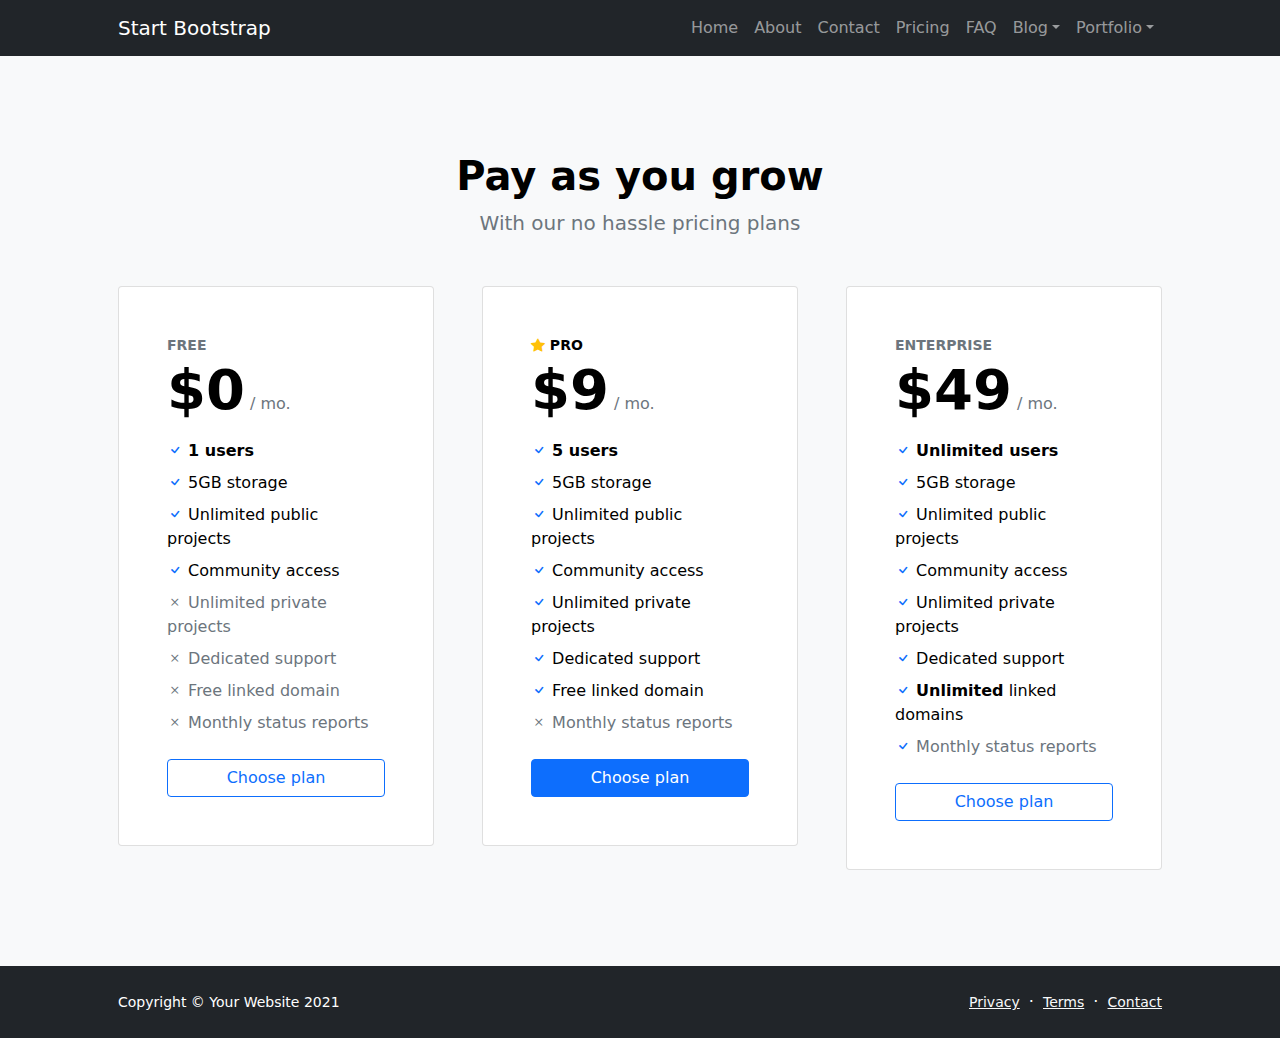
<file: LETRAMENTO LITERARIO/LETRAMENTO LITERARIO/apoie.html>
<!DOCTYPE html>
<html lang="en">
    <head>
        <meta charset="utf-8" />
        <meta name="viewport" content="width=device-width, initial-scale=1, shrink-to-fit=no" />
        <meta name="description" content="" />
        <meta name="author" content="" />
        <title>Modern Business - Start Bootstrap Template</title>
        <!-- Favicon-->
        <link rel="icon" type="image/x-icon" href="assets/favicon.ico" />
        <!-- Bootstrap icons-->
        <link href="https://cdn.jsdelivr.net/npm/bootstrap-icons@1.5.0/font/bootstrap-icons.css" rel="stylesheet" />
        <!-- Core theme CSS (includes Bootstrap)-->
        <link href="css/styles.css" rel="stylesheet" />
    </head>
    <body class="d-flex flex-column">
        <main class="flex-shrink-0">
            <!-- Navigation-->
            <nav class="navbar navbar-expand-lg navbar-dark bg-dark">
                <div class="container px-5">
                    <a class="navbar-brand" href="index.html">Start Bootstrap</a>
                    <button class="navbar-toggler" type="button" data-bs-toggle="collapse" data-bs-target="#navbarSupportedContent" aria-controls="navbarSupportedContent" aria-expanded="false" aria-label="Toggle navigation"><span class="navbar-toggler-icon"></span></button>
                    <div class="collapse navbar-collapse" id="navbarSupportedContent">
                        <ul class="navbar-nav ms-auto mb-2 mb-lg-0">
                            <li class="nav-item"><a class="nav-link" href="index.html">Home</a></li>
                            <li class="nav-item"><a class="nav-link" href="about.html">About</a></li>
                            <li class="nav-item"><a class="nav-link" href="contact.html">Contact</a></li>
                            <li class="nav-item"><a class="nav-link" href="pricing.html">Pricing</a></li>
                            <li class="nav-item"><a class="nav-link" href="faq.html">FAQ</a></li>
                            <li class="nav-item dropdown">
                                <a class="nav-link dropdown-toggle" id="navbarDropdownBlog" href="#" role="button" data-bs-toggle="dropdown" aria-expanded="false">Blog</a>
                                <ul class="dropdown-menu dropdown-menu-end" aria-labelledby="navbarDropdownBlog">
                                    <li><a class="dropdown-item" href="blog-home.html">Blog Home</a></li>
                                    <li><a class="dropdown-item" href="blog-post.html">Blog Post</a></li>
                                </ul>
                            </li>
                            <li class="nav-item dropdown">
                                <a class="nav-link dropdown-toggle" id="navbarDropdownPortfolio" href="#" role="button" data-bs-toggle="dropdown" aria-expanded="false">Portfolio</a>
                                <ul class="dropdown-menu dropdown-menu-end" aria-labelledby="navbarDropdownPortfolio">
                                    <li><a class="dropdown-item" href="portfolio-overview.html">Portfolio Overview</a></li>
                                    <li><a class="dropdown-item" href="portfolio-item.html">Portfolio Item</a></li>
                                </ul>
                            </li>
                        </ul>
                    </div>
                </div>
            </nav>
            <!-- Pricing section-->
            <section class="bg-light py-5">
                <div class="container px-5 my-5">
                    <div class="text-center mb-5">
                        <h1 class="fw-bolder">Pay as you grow</h1>
                        <p class="lead fw-normal text-muted mb-0">With our no hassle pricing plans</p>
                    </div>
                    <div class="row gx-5 justify-content-center">
                        <!-- Pricing card free-->
                        <div class="col-lg-6 col-xl-4">
                            <div class="card mb-5 mb-xl-0">
                                <div class="card-body p-5">
                                    <div class="small text-uppercase fw-bold text-muted">Free</div>
                                    <div class="mb-3">
                                        <span class="display-4 fw-bold">$0</span>
                                        <span class="text-muted">/ mo.</span>
                                    </div>
                                    <ul class="list-unstyled mb-4">
                                        <li class="mb-2">
                                            <i class="bi bi-check text-primary"></i>
                                            <strong>1 users</strong>
                                        </li>
                                        <li class="mb-2">
                                            <i class="bi bi-check text-primary"></i>
                                            5GB storage
                                        </li>
                                        <li class="mb-2">
                                            <i class="bi bi-check text-primary"></i>
                                            Unlimited public projects
                                        </li>
                                        <li class="mb-2">
                                            <i class="bi bi-check text-primary"></i>
                                            Community access
                                        </li>
                                        <li class="mb-2 text-muted">
                                            <i class="bi bi-x"></i>
                                            Unlimited private projects
                                        </li>
                                        <li class="mb-2 text-muted">
                                            <i class="bi bi-x"></i>
                                            Dedicated support
                                        </li>
                                        <li class="mb-2 text-muted">
                                            <i class="bi bi-x"></i>
                                            Free linked domain
                                        </li>
                                        <li class="text-muted">
                                            <i class="bi bi-x"></i>
                                            Monthly status reports
                                        </li>
                                    </ul>
                                    <div class="d-grid"><a class="btn btn-outline-primary" href="#!">Choose plan</a></div>
                                </div>
                            </div>
                        </div>
                        <!-- Pricing card pro-->
                        <div class="col-lg-6 col-xl-4">
                            <div class="card mb-5 mb-xl-0">
                                <div class="card-body p-5">
                                    <div class="small text-uppercase fw-bold">
                                        <i class="bi bi-star-fill text-warning"></i>
                                        Pro
                                    </div>
                                    <div class="mb-3">
                                        <span class="display-4 fw-bold">$9</span>
                                        <span class="text-muted">/ mo.</span>
                                    </div>
                                    <ul class="list-unstyled mb-4">
                                        <li class="mb-2">
                                            <i class="bi bi-check text-primary"></i>
                                            <strong>5 users</strong>
                                        </li>
                                        <li class="mb-2">
                                            <i class="bi bi-check text-primary"></i>
                                            5GB storage
                                        </li>
                                        <li class="mb-2">
                                            <i class="bi bi-check text-primary"></i>
                                            Unlimited public projects
                                        </li>
                                        <li class="mb-2">
                                            <i class="bi bi-check text-primary"></i>
                                            Community access
                                        </li>
                                        <li class="mb-2">
                                            <i class="bi bi-check text-primary"></i>
                                            Unlimited private projects
                                        </li>
                                        <li class="mb-2">
                                            <i class="bi bi-check text-primary"></i>
                                            Dedicated support
                                        </li>
                                        <li class="mb-2">
                                            <i class="bi bi-check text-primary"></i>
                                            Free linked domain
                                        </li>
                                        <li class="text-muted">
                                            <i class="bi bi-x"></i>
                                            Monthly status reports
                                        </li>
                                    </ul>
                                    <div class="d-grid"><a class="btn btn-primary" href="#!">Choose plan</a></div>
                                </div>
                            </div>
                        </div>
                        <!-- Pricing card enterprise-->
                        <div class="col-lg-6 col-xl-4">
                            <div class="card">
                                <div class="card-body p-5">
                                    <div class="small text-uppercase fw-bold text-muted">Enterprise</div>
                                    <div class="mb-3">
                                        <span class="display-4 fw-bold">$49</span>
                                        <span class="text-muted">/ mo.</span>
                                    </div>
                                    <ul class="list-unstyled mb-4">
                                        <li class="mb-2">
                                            <i class="bi bi-check text-primary"></i>
                                            <strong>Unlimited users</strong>
                                        </li>
                                        <li class="mb-2">
                                            <i class="bi bi-check text-primary"></i>
                                            5GB storage
                                        </li>
                                        <li class="mb-2">
                                            <i class="bi bi-check text-primary"></i>
                                            Unlimited public projects
                                        </li>
                                        <li class="mb-2">
                                            <i class="bi bi-check text-primary"></i>
                                            Community access
                                        </li>
                                        <li class="mb-2">
                                            <i class="bi bi-check text-primary"></i>
                                            Unlimited private projects
                                        </li>
                                        <li class="mb-2">
                                            <i class="bi bi-check text-primary"></i>
                                            Dedicated support
                                        </li>
                                        <li class="mb-2">
                                            <i class="bi bi-check text-primary"></i>
                                            <strong>Unlimited</strong>
                                            linked domains
                                        </li>
                                        <li class="text-muted">
                                            <i class="bi bi-check text-primary"></i>
                                            Monthly status reports
                                        </li>
                                    </ul>
                                    <div class="d-grid"><a class="btn btn-outline-primary" href="#!">Choose plan</a></div>
                                </div>
                            </div>
                        </div>
                    </div>
                </div>
            </section>
        </main>
        <!-- Footer-->
        <footer class="bg-dark py-4 mt-auto">
            <div class="container px-5">
                <div class="row align-items-center justify-content-between flex-column flex-sm-row">
                    <div class="col-auto"><div class="small m-0 text-white">Copyright &copy; Your Website 2021</div></div>
                    <div class="col-auto">
                        <a class="link-light small" href="#!">Privacy</a>
                        <span class="text-white mx-1">&middot;</span>
                        <a class="link-light small" href="#!">Terms</a>
                        <span class="text-white mx-1">&middot;</span>
                        <a class="link-light small" href="#!">Contact</a>
                    </div>
                </div>
            </div>
        </footer>
        <!-- Bootstrap core JS-->
        <script src="https://cdn.jsdelivr.net/npm/bootstrap@5.0.2/dist/js/bootstrap.bundle.min.js"></script>
        <!-- Core theme JS-->
        <script src="js/scripts.js"></script>
    </body>
</html>
</file>
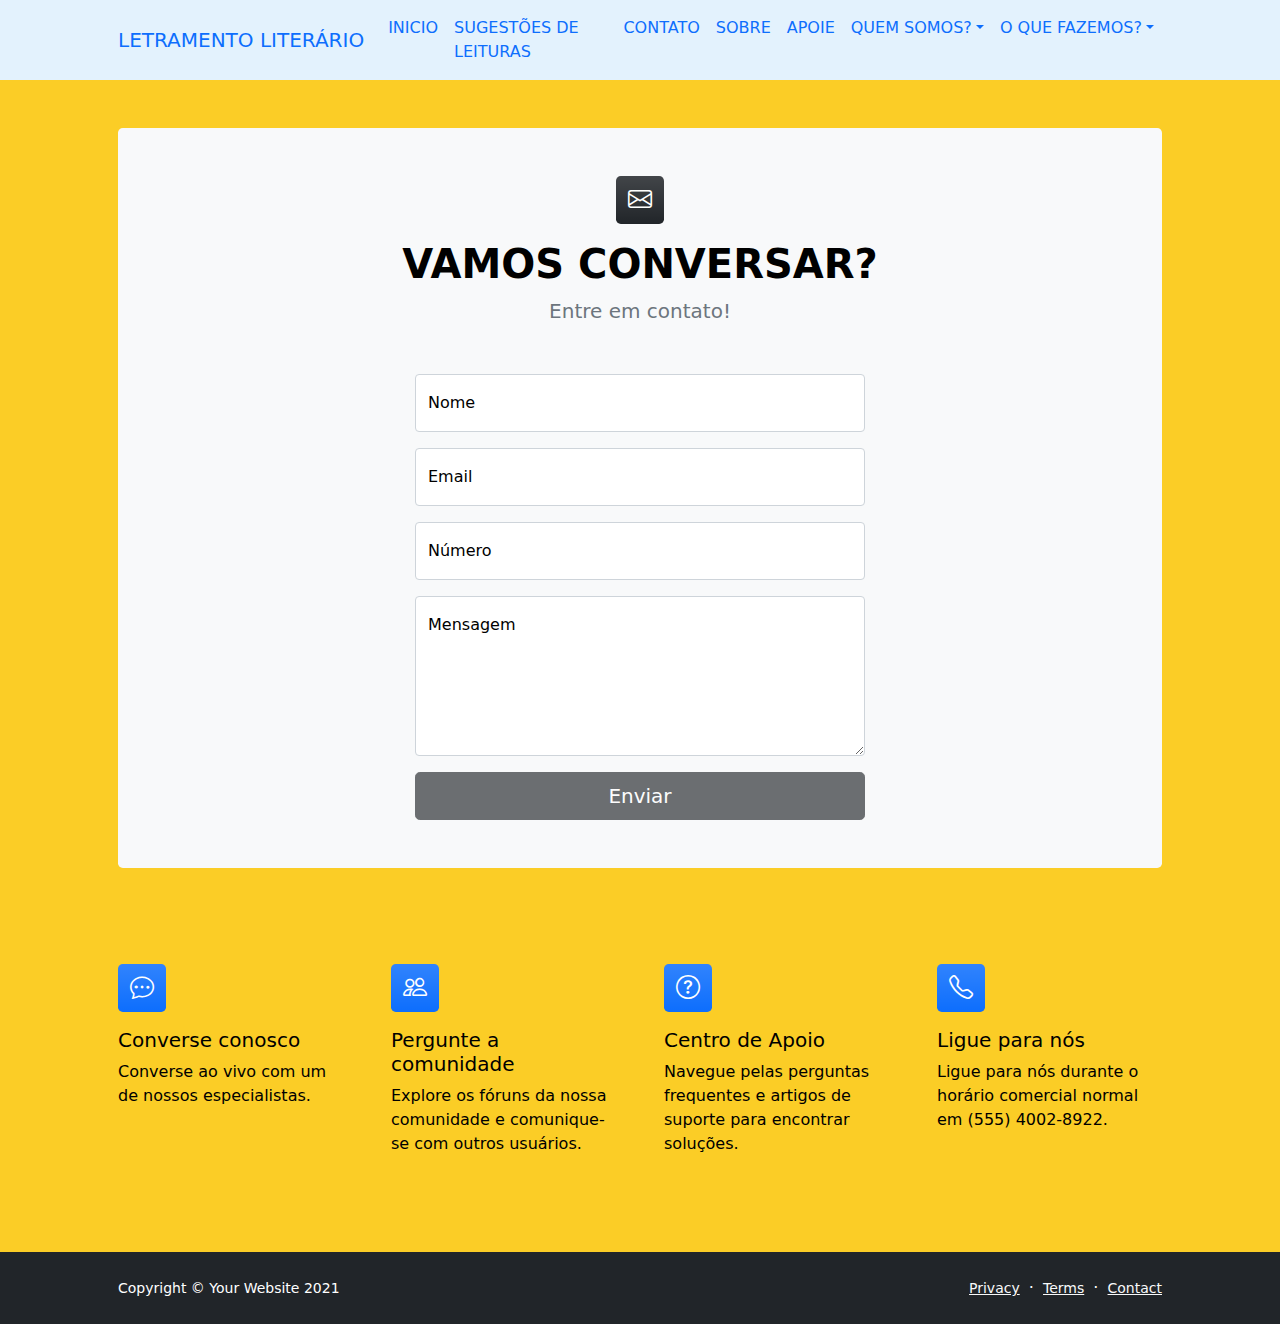
<file: LETRAMENTO LITERARIO/LETRAMENTO LITERARIO/contato.html>
<!DOCTYPE html>
<html lang="en">
    <head>
        <meta charset="utf-8" />
        <meta name="viewport" content="width=device-width, initial-scale=1, shrink-to-fit=no" />
        <meta name="description" content />
        <meta name="author" content />
        <title>ENTRE EM CONTATO</title>
        <!-- Favicon-->
        <link rel="icon" type="image/x-icon" href="assets/favicon.ico" />
        <!-- Bootstrap icons-->
        <link href="https://cdn.jsdelivr.net/npm/bootstrap-icons@1.5.0/font/bootstrap-icons.css" rel="stylesheet" />
        <!-- Core theme CSS (includes Bootstrap)-->
        <link href="css/styles.css" rel="stylesheet" />
    </head>
    <body class="d-flex flex-column">
        <main class="flex-shrink-0">
            <!-- Navigation-->
            <nav class="navbar navbar-expand-lg " style="background-color: #e3f2fd;"> 
                <div class="container px-5">
                    <a class="navbar-brand" href="index.html">LETRAMENTO LITERÁRIO</a>
                    <button class="navbar-toggler" type="button" data-bs-toggle="collapse" data-bs-target="#navbarSupportedContent" aria-controls="navbarSupportedContent" aria-expanded="false" aria-label="Toggle navigation"><span class="navbar-toggler-icon"></span></button>
                    <div class="collapse navbar-collapse" id="navbarSupportedContent">
                        <ul class="navbar-nav ms-auto mb-2 mb-lg-0">
                            <li class="nav-item"><a class="nav-link" href="index.html">INICIO</a></li>
                            <li class="nav-item"><a class="nav-link" href="sugestao.html">SUGESTÕES DE LEITURAS</a></li>
                            <li class="nav-item"><a class="nav-link" href="contato.html">CONTATO</a></li>
                            <li class="nav-item"><a class="nav-link" href="sobre.html">SOBRE</a></li>
                            <li class="nav-item"><a class="nav-link" href="apoie.html">APOIE</a></li>
                            <li class="nav-item dropdown">
                                <a class="nav-link dropdown-toggle" id="navbarDropdownBlog" href="#" role="button" data-bs-toggle="dropdown" aria-expanded="false">QUEM SOMOS?</a>
                                <ul class="dropdown-menu dropdown-menu-end" aria-labelledby="navbarDropdownBlog">
                                    <li><a class="dropdown-item" href="equipe.html">EQUIPE</a></li>
                                    <li><a class="dropdown-item" href="instituto.html">INSTITUIÇÃO</a></li>
                                </ul>
                            </li>
                            <li class="nav-item dropdown">
                                <a class="nav-link dropdown-toggle" id="navbarDropdownPortfolio" href="#" role="button" data-bs-toggle="dropdown" aria-expanded="false">O QUE FAZEMOS?</a>
                                <ul class="dropdown-menu dropdown-menu-end" aria-labelledby="navbarDropdownPortfolio">
                                    <li><a class="dropdown-item" href="crianca.html">CRIANÇAS</a></li>
                                    <li><a class="dropdown-item" href="infantil.html">LITERATURA INFANTIL</a></li>
                                </ul>
                            </li>
                        </ul>
                    </div>
                </div>
            </nav>
            <!-- Page content-->
            <section class="py-5">
                <div class="container px-5">
                    <!-- Contact form-->
                    <div class="bg-light rounded-3 py-5 px-4 px-md-5 mb-5">
                        <div class="text-center mb-5">
                            <div class="feature bg-dark bg-gradient text-white rounded-3 mb-3"><i class="bi bi-envelope"></i></div>
                            <h1 class="fw-bolder">VAMOS CONVERSAR?</h1>
                            <p class="lead fw-normal text-muted mb-0">Entre em contato!</p>
                        </div>
                        <div class="row gx-5 justify-content-center">
                            <div class="col-lg-8 col-xl-6">
                                <!-- * * * * * * * * * * * * * * *-->
                                <!-- * * SB Forms Contact Form * *-->
                                <!-- * * * * * * * * * * * * * * *-->
                                <!-- This form is pre-integrated with SB Forms.-->
                                <!-- To make this form functional, sign up at-->
                                <!-- https://startbootstrap.com/solution/contact-forms-->
                                <!-- to get an API token!-->
                                <form id="contactForm" data-sb-form-api-token="API_TOKEN">
                                    <!-- Name input-->
                                    <div class="form-floating mb-3">
                                        <input class="form-control" id="name" type="text" placeholder="Enter your name..." data-sb-validations="required" />
                                        <label for="name">Nome</label>
                                        <div class="invalid-feedback" data-sb-feedback="name:required">É necessário um nome.</div>
                                    </div>
                                    <!-- Email address input-->
                                    <div class="form-floating mb-3">
                                        <input class="form-control" id="email" type="email" placeholder="name@example.com" data-sb-validations="required,email" />
                                        <label for="email">Email </label>
                                        <div class="invalid-feedback" data-sb-feedback="email:required">É necessário um email</div>
                                        <div class="invalid-feedback" data-sb-feedback="email:email">Email está invalido!</div>
                                    </div>
                                    <!-- Phone number input-->
                                    <div class="form-floating mb-3">
                                        <input class="form-control" id="phone" type="tel" placeholder="(123) 456-7890" data-sb-validations="required" />
                                        <label for="phone">Número</label>
                                        <div class="invalid-feedback" data-sb-feedback="phone:required">É necessário um número.</div>
                                    </div>
                                    <!-- Message input-->
                                    <div class="form-floating mb-3">
                                        <textarea class="form-control" id="message" type="text" placeholder="Enter your message here..." style="height: 10rem" data-sb-validations="required"></textarea>
                                        <label for="message">Mensagem</label>
                                        <div class="invalid-feedback" data-sb-feedback="message:required">É necessário uma mensagem.</div>
                                    </div>
                                    <!-- Submit success message-->
                                    <!---->
                                    <!-- This is what your users will see when the form-->
                                    <!-- has successfully submitted-->
                                    <div class="d-none" id="submitSuccessMessage">
                                        <div class="text-center mb-3">
                                            <div class="fw-bolder">Enviado com sucesso!</div>
                                            Para ativar este fórmulario, inscreva-se em
                                            <br />
                                            <a href="https://startbootstrap.com/solution/contact-forms">https://startbootstrap.com/solution/contact-forms</a>
                                        </div>
                                    </div>
                                    <!-- Submit error message-->
                                    <!---->
                                    <!-- This is what your users will see when there is-->
                                    <!-- an error submitting the form-->
                                    <div class="d-none" id="submitErrorMessage"><div class="text-center text-danger mb-3">Erro ao enviar a mensagem</div></div>
                                    <!-- Submit Button-->
                                    <div class="d-grid"><button class="btn btn-dark btn-lg disabled" id="submitButton" type="submit">Enviar</button></div>
                                </form>
                            </div>
                        </div>
                    </div>
                    <!-- Contact cards-->
                    <div class="row gx-5 row-cols-2 row-cols-lg-4 py-5">
                        <div class="col">
                            <div class="feature bg-primary bg-gradient text-white rounded-3 mb-3"><i class="bi bi-chat-dots"></i></div>
                            <div class="h5 mb-2">Converse conosco</div>
                            <p class="text-black mb-0">Converse ao vivo com um de nossos especialistas.</p>
                        </div>
                        <div class="col">
                            <div class="feature bg-primary bg-gradient text-white rounded-3 mb-3"><i class="bi bi-people"></i></div>
                            <div class="h5">Pergunte a comunidade</div>
                            <p class="text-black mb-0">Explore os fóruns da nossa comunidade e comunique-se com outros usuários.</p>
                        </div>
                        <div class="col">
                            <div class="feature bg-primary bg-gradient text-white rounded-3 mb-3"><i class="bi bi-question-circle"></i></div>
                            <div class="h5">Centro de Apoio</div>
                            <p class="text-black mb-0">Navegue pelas perguntas frequentes e artigos de suporte para encontrar soluções.</p>
                        </div>
                        <div class="col">
                            <div class="feature bg-primary bg-gradient text-white rounded-3 mb-3"><i class="bi bi-telephone"></i></div>
                            <div class="h5">Ligue para nós</div>
                            <p class="text-black mb-0">Ligue para nós durante o horário comercial normal em (555) 4002-8922.</p>
                        </div>
                    </div>
                </div>
            </section>
        </main>
        <!-- Footer-->
        <footer class="bg-dark py-4 mt-auto">
            <div class="container px-5">
                <div class="row align-items-center justify-content-between flex-column flex-sm-row">
                    <div class="col-auto"><div class="small m-0 text-white">Copyright &copy; Your Website 2021</div></div>
                    <div class="col-auto">
                        <a class="link-light small" href="#!">Privacy</a>
                        <span class="text-white mx-1">&middot;</span>
                        <a class="link-light small" href="#!">Terms</a>
                        <span class="text-white mx-1">&middot;</span>
                        <a class="link-light small" href="#!">Contact</a>
                    </div>
                </div>
            </div>
        </footer>
        <!-- Bootstrap core JS-->
        <script src="https://cdn.jsdelivr.net/npm/bootstrap@5.0.2/dist/js/bootstrap.bundle.min.js"></script>
        <!-- Core theme JS-->
        <script src="js/scripts.js"></script>
        <!-- * * * * * * * * * * * * * * * * * * * * * * * * * * * * * * * * * * * * * * * *-->
        <!-- * *                               SB Forms JS                               * *-->
        <!-- * * Activate your form at https://startbootstrap.com/solution/contact-forms * *-->
        <!-- * * * * * * * * * * * * * * * * * * * * * * * * * * * * * * * * * * * * * * * *-->
        <script src="https://cdn.startbootstrap.com/sb-forms-latest.js"></script>
    </body>
</html>
</file>
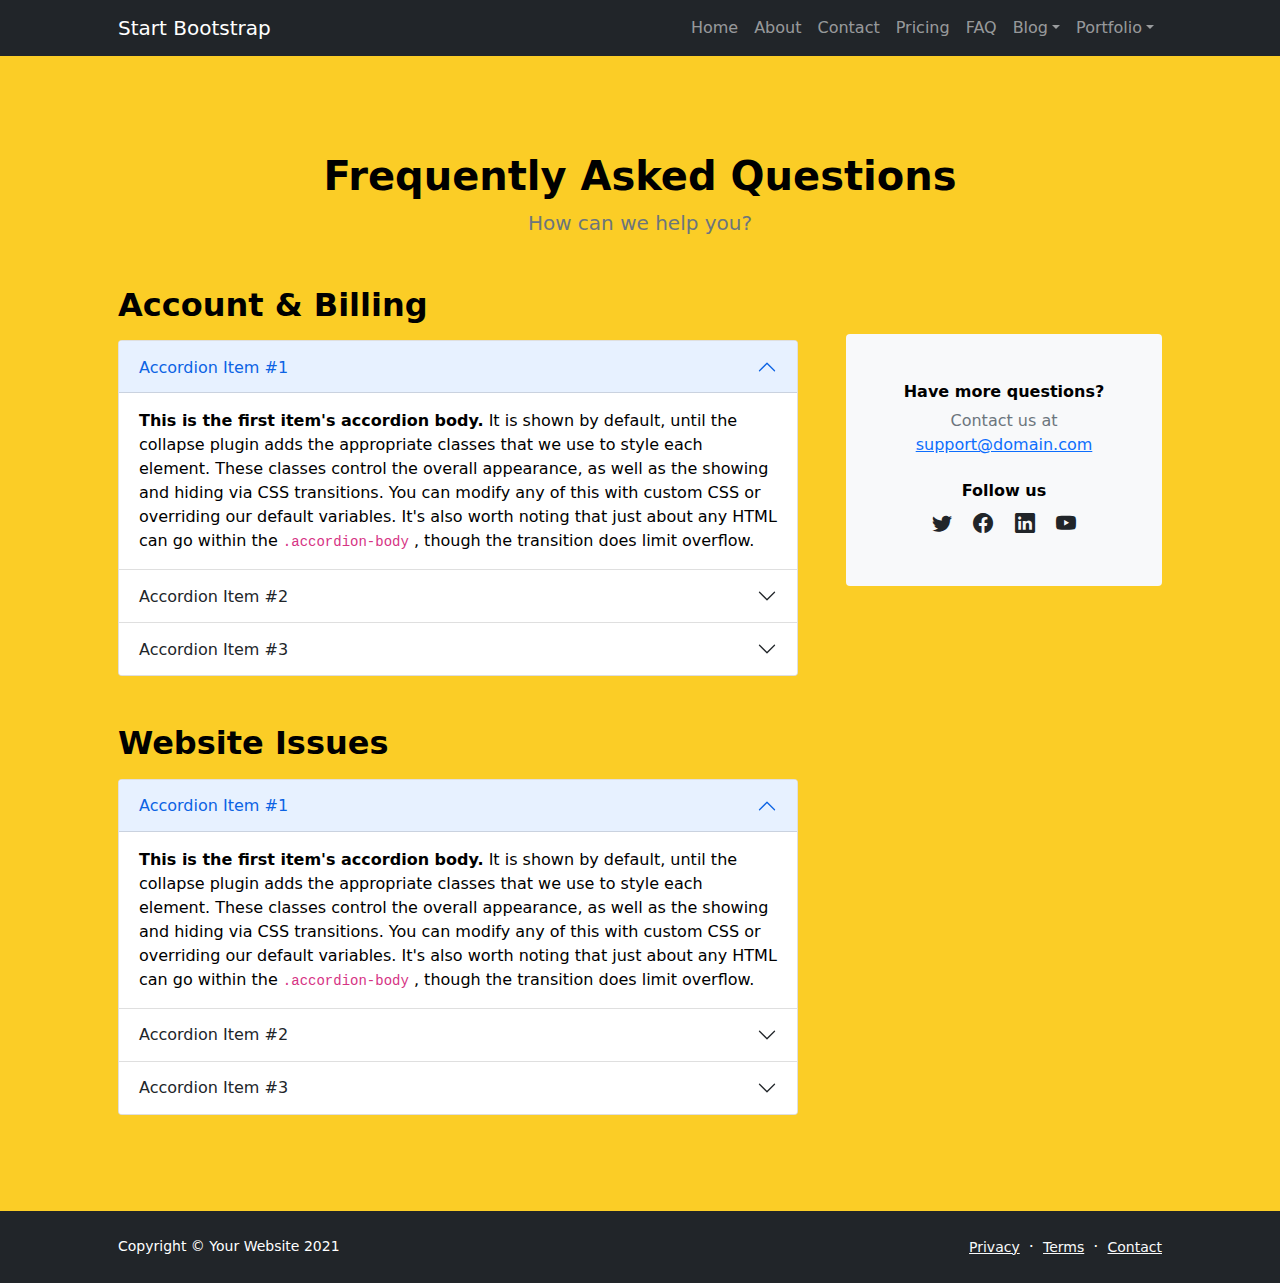
<file: LETRAMENTO LITERARIO/LETRAMENTO LITERARIO/sugestao.html>
<!DOCTYPE html>
<html lang="en">
    <head>
        <meta charset="utf-8" />
        <meta name="viewport" content="width=device-width, initial-scale=1, shrink-to-fit=no" />
        <meta name="description" content="" />
        <meta name="author" content="" />
        <title>Modern Business - Start Bootstrap Template</title>
        <!-- Favicon-->
        <link rel="icon" type="image/x-icon" href="assets/favicon.ico" />
        <!-- Bootstrap icons-->
        <link href="https://cdn.jsdelivr.net/npm/bootstrap-icons@1.5.0/font/bootstrap-icons.css" rel="stylesheet" />
        <!-- Core theme CSS (includes Bootstrap)-->
        <link href="css/styles.css" rel="stylesheet" />
    </head>
    <body class="d-flex flex-column h-100">
        <main class="flex-shrink-0">
            <!-- Navigation-->
            <nav class="navbar navbar-expand-lg navbar-dark bg-dark">
                <div class="container px-5">
                    <a class="navbar-brand" href="index.html">Start Bootstrap</a>
                    <button class="navbar-toggler" type="button" data-bs-toggle="collapse" data-bs-target="#navbarSupportedContent" aria-controls="navbarSupportedContent" aria-expanded="false" aria-label="Toggle navigation"><span class="navbar-toggler-icon"></span></button>
                    <div class="collapse navbar-collapse" id="navbarSupportedContent">
                        <ul class="navbar-nav ms-auto mb-2 mb-lg-0">
                            <li class="nav-item"><a class="nav-link" href="index.html">Home</a></li>
                            <li class="nav-item"><a class="nav-link" href="about.html">About</a></li>
                            <li class="nav-item"><a class="nav-link" href="contact.html">Contact</a></li>
                            <li class="nav-item"><a class="nav-link" href="pricing.html">Pricing</a></li>
                            <li class="nav-item"><a class="nav-link" href="faq.html">FAQ</a></li>
                            <li class="nav-item dropdown">
                                <a class="nav-link dropdown-toggle" id="navbarDropdownBlog" href="#" role="button" data-bs-toggle="dropdown" aria-expanded="false">Blog</a>
                                <ul class="dropdown-menu dropdown-menu-end" aria-labelledby="navbarDropdownBlog">
                                    <li><a class="dropdown-item" href="blog-home.html">Blog Home</a></li>
                                    <li><a class="dropdown-item" href="blog-post.html">Blog Post</a></li>
                                </ul>
                            </li>
                            <li class="nav-item dropdown">
                                <a class="nav-link dropdown-toggle" id="navbarDropdownPortfolio" href="#" role="button" data-bs-toggle="dropdown" aria-expanded="false">Portfolio</a>
                                <ul class="dropdown-menu dropdown-menu-end" aria-labelledby="navbarDropdownPortfolio">
                                    <li><a class="dropdown-item" href="portfolio-overview.html">Portfolio Overview</a></li>
                                    <li><a class="dropdown-item" href="portfolio-item.html">Portfolio Item</a></li>
                                </ul>
                            </li>
                        </ul>
                    </div>
                </div>
            </nav>
            <!-- Page Content-->
            <section class="py-5">
                <div class="container px-5 my-5">
                    <div class="text-center mb-5">
                        <h1 class="fw-bolder">Frequently Asked Questions</h1>
                        <p class="lead fw-normal text-muted mb-0">How can we help you?</p>
                    </div>
                    <div class="row gx-5">
                        <div class="col-xl-8">
                            <!-- FAQ Accordion 1-->
                            <h2 class="fw-bolder mb-3">Account &amp; Billing</h2>
                            <div class="accordion mb-5" id="accordionExample">
                                <div class="accordion-item">
                                    <h3 class="accordion-header" id="headingOne"><button class="accordion-button" type="button" data-bs-toggle="collapse" data-bs-target="#collapseOne" aria-expanded="true" aria-controls="collapseOne">Accordion Item #1</button></h3>
                                    <div class="accordion-collapse collapse show" id="collapseOne" aria-labelledby="headingOne" data-bs-parent="#accordionExample">
                                        <div class="accordion-body">
                                            <strong>This is the first item's accordion body.</strong>
                                            It is shown by default, until the collapse plugin adds the appropriate classes that we use to style each element. These classes control the overall appearance, as well as the showing and hiding via CSS transitions. You can modify any of this with custom CSS or overriding our default variables. It's also worth noting that just about any HTML can go within the
                                            <code>.accordion-body</code>
                                            , though the transition does limit overflow.
                                        </div>
                                    </div>
                                </div>
                                <div class="accordion-item">
                                    <h3 class="accordion-header" id="headingTwo"><button class="accordion-button collapsed" type="button" data-bs-toggle="collapse" data-bs-target="#collapseTwo" aria-expanded="false" aria-controls="collapseTwo">Accordion Item #2</button></h3>
                                    <div class="accordion-collapse collapse" id="collapseTwo" aria-labelledby="headingTwo" data-bs-parent="#accordionExample">
                                        <div class="accordion-body">
                                            <strong>This is the second item's accordion body.</strong>
                                            It is hidden by default, until the collapse plugin adds the appropriate classes that we use to style each element. These classes control the overall appearance, as well as the showing and hiding via CSS transitions. You can modify any of this with custom CSS or overriding our default variables. It's also worth noting that just about any HTML can go within the
                                            <code>.accordion-body</code>
                                            , though the transition does limit overflow.
                                        </div>
                                    </div>
                                </div>
                                <div class="accordion-item">
                                    <h3 class="accordion-header" id="headingThree"><button class="accordion-button collapsed" type="button" data-bs-toggle="collapse" data-bs-target="#collapseThree" aria-expanded="false" aria-controls="collapseThree">Accordion Item #3</button></h3>
                                    <div class="accordion-collapse collapse" id="collapseThree" aria-labelledby="headingThree" data-bs-parent="#accordionExample">
                                        <div class="accordion-body">
                                            <strong>This is the third item's accordion body.</strong>
                                            It is hidden by default, until the collapse plugin adds the appropriate classes that we use to style each element. These classes control the overall appearance, as well as the showing and hiding via CSS transitions. You can modify any of this with custom CSS or overriding our default variables. It's also worth noting that just about any HTML can go within the
                                            <code>.accordion-body</code>
                                            , though the transition does limit overflow.
                                        </div>
                                    </div>
                                </div>
                            </div>
                            <!-- FAQ Accordion 2-->
                            <h2 class="fw-bolder mb-3">Website Issues</h2>
                            <div class="accordion mb-5 mb-xl-0" id="accordionExample2">
                                <div class="accordion-item">
                                    <h3 class="accordion-header" id="headingOne"><button class="accordion-button" type="button" data-bs-toggle="collapse" data-bs-target="#collapseOne" aria-expanded="true" aria-controls="collapseOne">Accordion Item #1</button></h3>
                                    <div class="accordion-collapse collapse show" id="collapseOne" aria-labelledby="headingOne" data-bs-parent="#accordionExample2">
                                        <div class="accordion-body">
                                            <strong>This is the first item's accordion body.</strong>
                                            It is shown by default, until the collapse plugin adds the appropriate classes that we use to style each element. These classes control the overall appearance, as well as the showing and hiding via CSS transitions. You can modify any of this with custom CSS or overriding our default variables. It's also worth noting that just about any HTML can go within the
                                            <code>.accordion-body</code>
                                            , though the transition does limit overflow.
                                        </div>
                                    </div>
                                </div>
                                <div class="accordion-item">
                                    <h3 class="accordion-header" id="headingTwo"><button class="accordion-button collapsed" type="button" data-bs-toggle="collapse" data-bs-target="#collapseTwo" aria-expanded="false" aria-controls="collapseTwo">Accordion Item #2</button></h3>
                                    <div class="accordion-collapse collapse" id="collapseTwo" aria-labelledby="headingTwo" data-bs-parent="#accordionExample2">
                                        <div class="accordion-body">
                                            <strong>This is the second item's accordion body.</strong>
                                            It is hidden by default, until the collapse plugin adds the appropriate classes that we use to style each element. These classes control the overall appearance, as well as the showing and hiding via CSS transitions. You can modify any of this with custom CSS or overriding our default variables. It's also worth noting that just about any HTML can go within the
                                            <code>.accordion-body</code>
                                            , though the transition does limit overflow.
                                        </div>
                                    </div>
                                </div>
                                <div class="accordion-item">
                                    <h3 class="accordion-header" id="headingThree"><button class="accordion-button collapsed" type="button" data-bs-toggle="collapse" data-bs-target="#collapseThree" aria-expanded="false" aria-controls="collapseThree">Accordion Item #3</button></h3>
                                    <div class="accordion-collapse collapse" id="collapseThree" aria-labelledby="headingThree" data-bs-parent="#accordionExample2">
                                        <div class="accordion-body">
                                            <strong>This is the third item's accordion body.</strong>
                                            It is hidden by default, until the collapse plugin adds the appropriate classes that we use to style each element. These classes control the overall appearance, as well as the showing and hiding via CSS transitions. You can modify any of this with custom CSS or overriding our default variables. It's also worth noting that just about any HTML can go within the
                                            <code>.accordion-body</code>
                                            , though the transition does limit overflow.
                                        </div>
                                    </div>
                                </div>
                            </div>
                        </div>
                        <div class="col-xl-4">
                            <div class="card border-0 bg-light mt-xl-5">
                                <div class="card-body p-4 py-lg-5">
                                    <div class="d-flex align-items-center justify-content-center">
                                        <div class="text-center">
                                            <div class="h6 fw-bolder">Have more questions?</div>
                                            <p class="text-muted mb-4">
                                                Contact us at
                                                <br />
                                                <a href="#!">support@domain.com</a>
                                            </p>
                                            <div class="h6 fw-bolder">Follow us</div>
                                            <a class="fs-5 px-2 link-dark" href="#!"><i class="bi-twitter"></i></a>
                                            <a class="fs-5 px-2 link-dark" href="#!"><i class="bi-facebook"></i></a>
                                            <a class="fs-5 px-2 link-dark" href="#!"><i class="bi-linkedin"></i></a>
                                            <a class="fs-5 px-2 link-dark" href="#!"><i class="bi-youtube"></i></a>
                                        </div>
                                    </div>
                                </div>
                            </div>
                        </div>
                    </div>
                </div>
            </section>
        </main>
        <!-- Footer-->
        <footer class="bg-dark py-4 mt-auto">
            <div class="container px-5">
                <div class="row align-items-center justify-content-between flex-column flex-sm-row">
                    <div class="col-auto"><div class="small m-0 text-white">Copyright &copy; Your Website 2021</div></div>
                    <div class="col-auto">
                        <a class="link-light small" href="#!">Privacy</a>
                        <span class="text-white mx-1">&middot;</span>
                        <a class="link-light small" href="#!">Terms</a>
                        <span class="text-white mx-1">&middot;</span>
                        <a class="link-light small" href="#!">Contact</a>
                    </div>
                </div>
            </div>
        </footer>
        <!-- Bootstrap core JS-->
        <script src="https://cdn.jsdelivr.net/npm/bootstrap@5.0.2/dist/js/bootstrap.bundle.min.js"></script>
        <!-- Core theme JS-->
        <script src="js/scripts.js"></script>
    </body>
</html>
</file>
